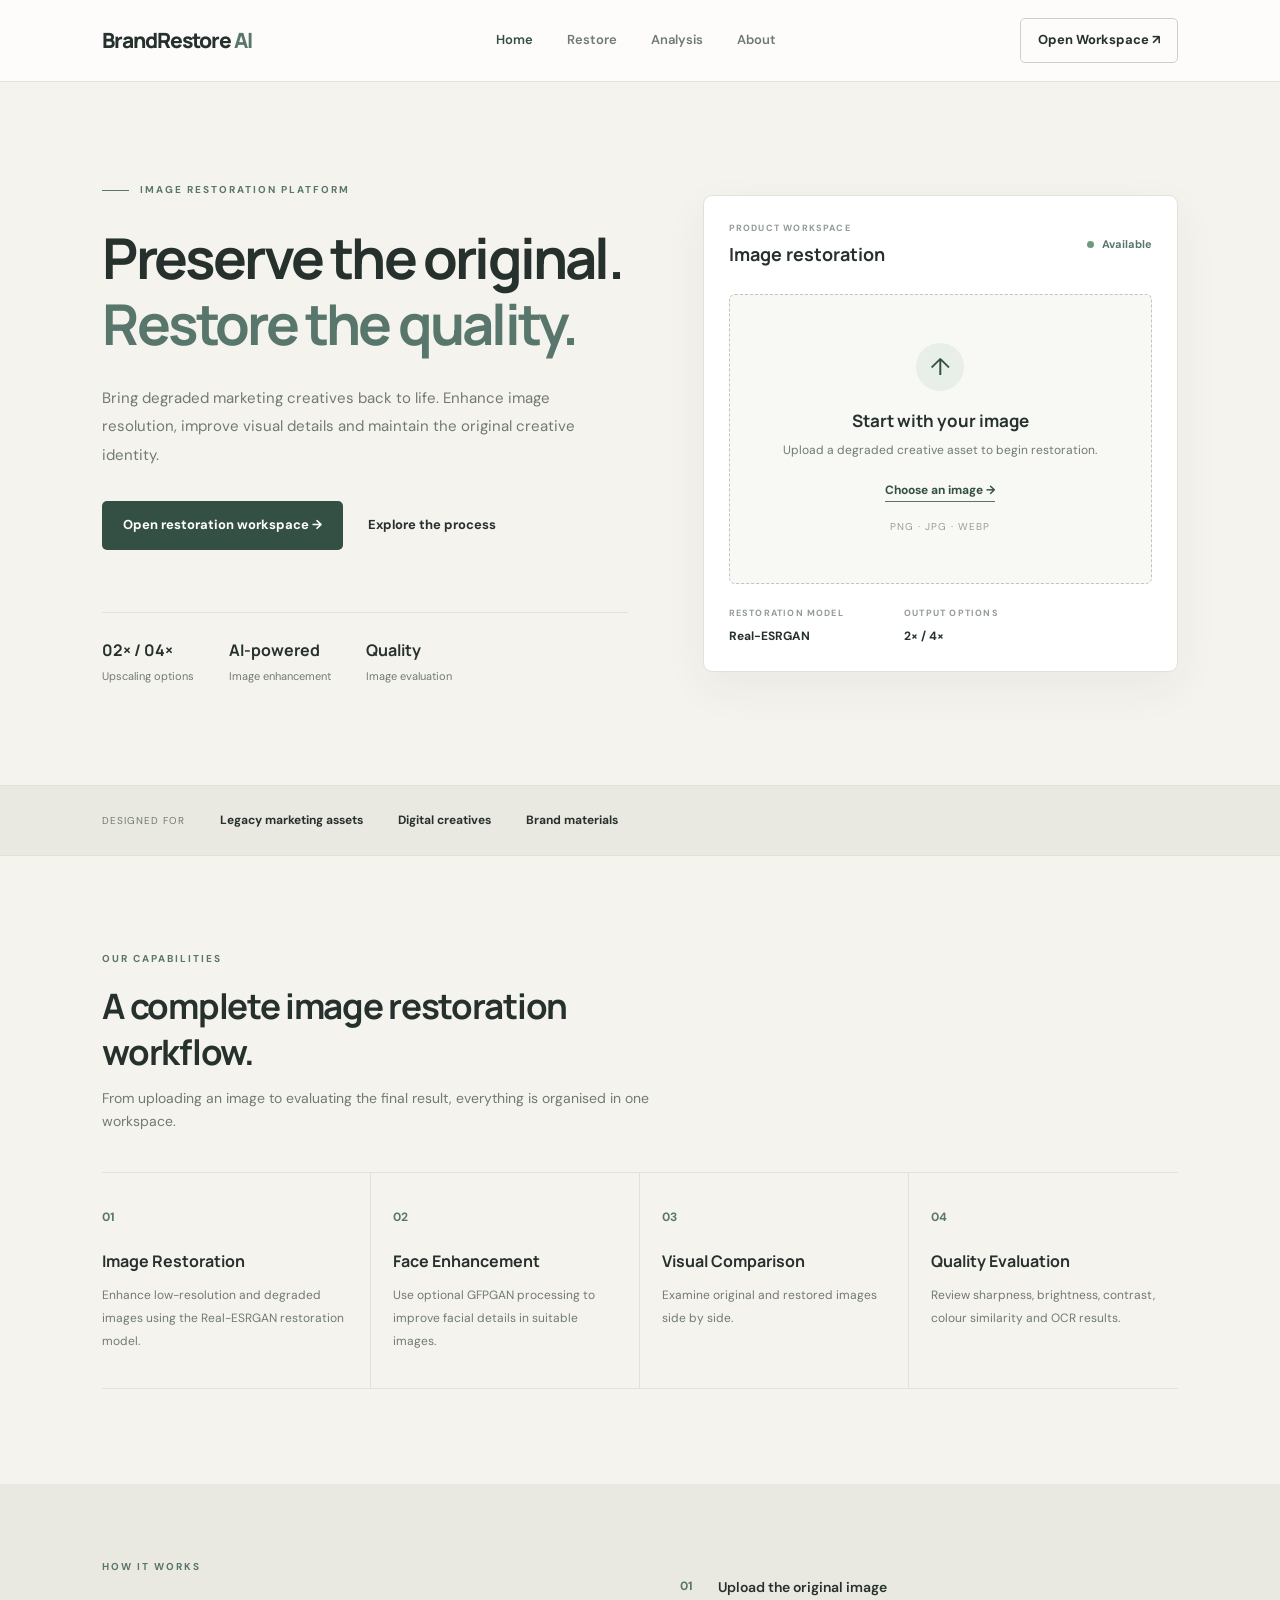
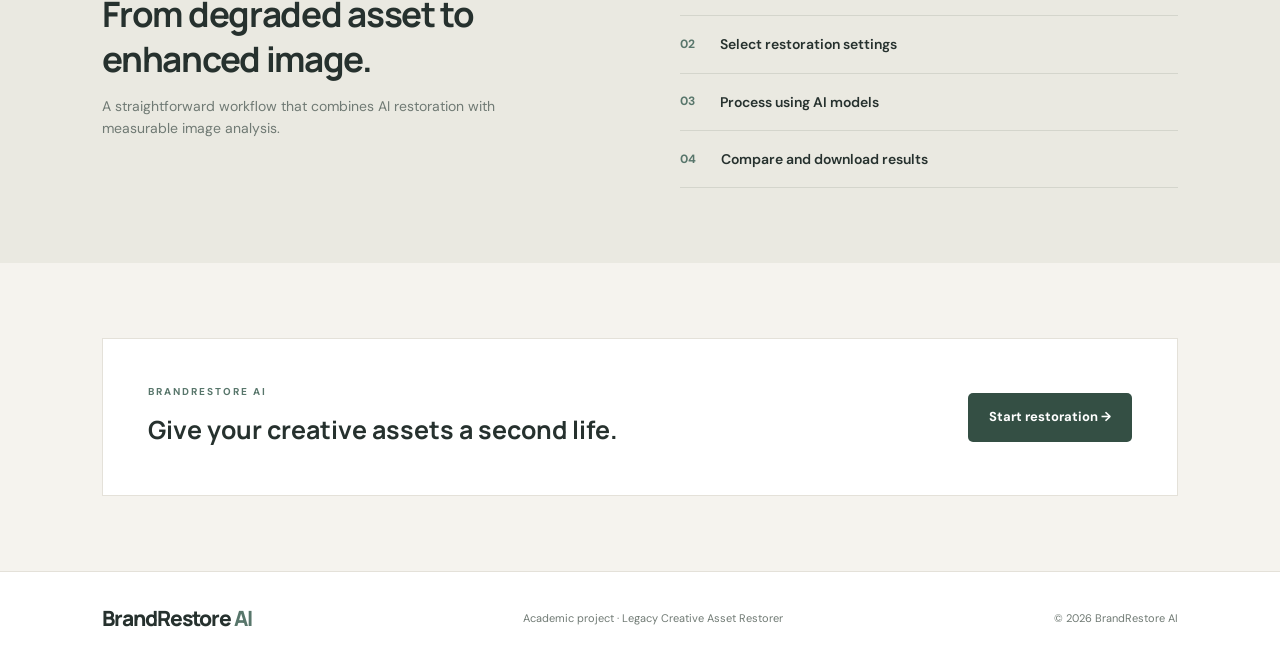
<file: frontend/index.html>
<!DOCTYPE html>
<html lang="en">
<head>
    <meta charset="UTF-8">
    <meta name="viewport" content="width=device-width, initial-scale=1.0">
    <title>BrandRestore AI | Image Restoration</title>
    <link rel="stylesheet" href="css/style.css">
</head>
<body>

<header class="navbar">
    <a href="index.html" class="logo">BrandRestore <span>AI</span></a>

    <nav>
        <a href="index.html" class="active">Home</a>
        <a href="restore.html">Restore</a>
        <a href="analysis.html">Analysis</a>
        <a href="about.html">About</a>
    </nav>

    <a href="restore.html" class="nav-cta">Open Workspace ↗</a>
</header>

<main>
    <section class="hero">
        <div class="hero-content">
            <div class="eyebrow">
                <span class="eyebrow-line"></span>
                IMAGE RESTORATION PLATFORM
            </div>

            <h1>
                Preserve the original.<br>
                <span>Restore the quality.</span>
            </h1>

            <p class="hero-description">
                Bring degraded marketing creatives back to life.
                Enhance image resolution, improve visual details
                and maintain the original creative identity.
            </p>

            <div class="hero-actions">
                <a href="restore.html" class="primary-button">
                    Open restoration workspace →
                </a>
                <a href="#process" class="text-button">
                    Explore the process
                </a>
            </div>

            <div class="hero-details">
                <div>
                    <strong>02× / 04×</strong>
                    <span>Upscaling options</span>
                </div>
                <div>
                    <strong>AI-powered</strong>
                    <span>Image enhancement</span>
                </div>
                <div>
                    <strong>Quality</strong>
                    <span>Image evaluation</span>
                </div>
            </div>
        </div>

        <div class="workspace-card">
            <div class="workspace-top">
                <div>
                    <span class="small-label">PRODUCT WORKSPACE</span>
                    <h3>Image restoration</h3>
                </div>
                <span class="status"><i></i> Available</span>
            </div>

            <div class="upload-preview">
                <div class="upload-symbol">↑</div>
                <h3>Start with your image</h3>
                <p>Upload a degraded creative asset to begin restoration.</p>
                <a href="restore.html">Choose an image →</a>
                <span class="file-types">PNG · JPG · WEBP</span>
            </div>

            <div class="workspace-bottom">
                <div>
                    <span>RESTORATION MODEL</span>
                    <strong>Real-ESRGAN</strong>
                </div>
                <div>
                    <span>OUTPUT OPTIONS</span>
                    <strong>2× / 4×</strong>
                </div>
            </div>
        </div>
    </section>

    <section class="intro-strip">
        <p>
            DESIGNED FOR
            <strong>Legacy marketing assets</strong>
            <strong>Digital creatives</strong>
            <strong>Brand materials</strong>
        </p>
    </section>

    <section class="features" id="process">
        <div class="section-heading">
            <span class="eyebrow">OUR CAPABILITIES</span>
            <h2>A complete image restoration workflow.</h2>
            <p>
                From uploading an image to evaluating the final result,
                everything is organised in one workspace.
            </p>
        </div>

        <div class="feature-grid">
            <article class="feature-card">
                <span class="feature-number">01</span>
                <h3>Image Restoration</h3>
                <p>
                    Enhance low-resolution and degraded images
                    using the Real-ESRGAN restoration model.
                </p>
            </article>

            <article class="feature-card">
                <span class="feature-number">02</span>
                <h3>Face Enhancement</h3>
                <p>
                    Use optional GFPGAN processing to improve
                    facial details in suitable images.
                </p>
            </article>

            <article class="feature-card">
                <span class="feature-number">03</span>
                <h3>Visual Comparison</h3>
                <p>
                    Examine original and restored images
                    side by side.
                </p>
            </article>

            <article class="feature-card">
                <span class="feature-number">04</span>
                <h3>Quality Evaluation</h3>
                <p>
                    Review sharpness, brightness, contrast,
                    colour similarity and OCR results.
                </p>
            </article>
        </div>
    </section>

    <section class="process-section">
        <div class="process-copy">
            <span class="eyebrow">HOW IT WORKS</span>
            <h2>From degraded asset to enhanced image.</h2>
            <p>
                A straightforward workflow that combines
                AI restoration with measurable image analysis.
            </p>
        </div>

        <div class="process-list">
            <div><span>01</span><strong>Upload the original image</strong></div>
            <div><span>02</span><strong>Select restoration settings</strong></div>
            <div><span>03</span><strong>Process using AI models</strong></div>
            <div><span>04</span><strong>Compare and download results</strong></div>
        </div>
    </section>

    <section class="closing">
        <div>
            <span class="eyebrow">BRANDRESTORE AI</span>
            <h2>Give your creative assets a second life.</h2>
        </div>
        <a href="restore.html" class="primary-button">
            Start restoration →
        </a>
    </section>
</main>

<footer>
    <a href="index.html" class="logo">BrandRestore <span>AI</span></a>
    <p>Academic project · Legacy Creative Asset Restorer</p>
    <p>© 2026 BrandRestore AI</p>
</footer>

<script src="js/script.js"></script>
</body>
</html>
</file>
<file: frontend/css/style.css>
@import url('https://fonts.googleapis.com/css2?family=DM+Sans:wght@400;500;600;700&family=Manrope:wght@400;500;600;700;800&display=swap');

:root {
    --background: #f5f3ee;
    --white: #ffffff;
    --ink: #26312e;
    --muted: #707a74;
    --green: #58766b;
    --green-dark: #344f44;
    --line: #e4e1d9;
    --soft: #eeece5;
}

* {
    margin: 0;
    padding: 0;
    box-sizing: border-box;
}

html {
    scroll-behavior: smooth;
}

body {
    background: var(--background);
    color: var(--ink);
    font-family: 'DM Sans', sans-serif;
    line-height: 1.6;
}

a {
    color: inherit;
    text-decoration: none;
}

.navbar {
    height: 82px;
    padding: 0 8%;
    background: rgba(255,255,255,.8);
    border-bottom: 1px solid var(--line);
    display: flex;
    align-items: center;
    justify-content: space-between;
}

.logo {
    font-family: 'Manrope', sans-serif;
    font-size: 21px;
    font-weight: 800;
    letter-spacing: -1px;
}

.logo span {
    color: var(--green);
}

nav {
    display: flex;
    align-items: center;
    gap: 34px;
}

nav a {
    font-size: 13px;
    color: var(--muted);
    font-weight: 600;
}

nav a:hover,
nav a.active {
    color: var(--green-dark);
}

.nav-cta {
    padding: 11px 17px;
    border: 1px solid #c8d2cb;
    border-radius: 5px;
    font-size: 13px;
    font-weight: 700;
    transition: .2s;
}

.nav-cta:hover {
    background: var(--green-dark);
    color: white;
}

.hero {
    padding: 100px 8%;
    display: grid;
    grid-template-columns: 1.05fr .95fr;
    gap: 75px;
    align-items: center;
}

.eyebrow {
    display: flex;
    align-items: center;
    gap: 11px;
    color: var(--green);
    font-size: 10px;
    letter-spacing: 2px;
    font-weight: 700;
}

.eyebrow-line {
    width: 27px;
    height: 1px;
    background: var(--green);
}

.hero h1 {
    font-family: 'Manrope', sans-serif;
    font-size: clamp(38px, 4.4vw, 61px);
    line-height: 1.17;
    letter-spacing: -2.8px;
    margin: 27px 0;
    font-weight: 700;
}

.hero h1 span {
    color: var(--green);
}

.hero-description {
    max-width: 510px;
    color: var(--muted);
    font-size: 15px;
    line-height: 1.9;
}

.hero-actions {
    display: flex;
    align-items: center;
    gap: 25px;
    margin-top: 32px;
    flex-wrap: wrap;
}

.primary-button {
    display: inline-block;
    padding: 14px 21px;
    background: var(--green-dark);
    color: white;
    border-radius: 5px;
    font-size: 13px;
    font-weight: 700;
    transition: .2s;
}

.primary-button:hover {
    background: #263e34;
}

.text-button {
    font-size: 13px;
    font-weight: 700;
    color: var(--ink);
}

.hero-details {
    display: flex;
    gap: 35px;
    margin-top: 62px;
    padding-top: 25px;
    border-top: 1px solid var(--line);
}

.hero-details div {
    display: flex;
    flex-direction: column;
    gap: 4px;
}

.hero-details strong {
    font-family: 'Manrope', sans-serif;
    font-size: 16px;
}

.hero-details span {
    font-size: 11px;
    color: var(--muted);
}

.workspace-card {
    padding: 25px;
    background: var(--white);
    border: 1px solid var(--line);
    border-radius: 9px;
    box-shadow: 0 15px 45px rgba(35,48,40,.055);
}

.workspace-top {
    display: flex;
    align-items: center;
    justify-content: space-between;
    gap: 10px;
    margin-bottom: 25px;
}

.small-label,
.workspace-bottom span {
    display: block;
    color: #929b94;
    font-size: 9px;
    font-weight: 700;
    letter-spacing: 1.2px;
}

.workspace-top h3 {
    font-family: 'Manrope', sans-serif;
    font-size: 18px;
    margin-top: 5px;
}

.status {
    color: var(--green);
    font-size: 11px;
    font-weight: 700;
}

.status i {
    display: inline-block;
    width: 7px;
    height: 7px;
    background: #6c9b79;
    border-radius: 50%;
    margin-right: 5px;
}

.upload-preview {
    background: #f8f8f5;
    border: 1px dashed #bdc8bd;
    border-radius: 6px;
    padding: 48px 20px;
    text-align: center;
}

.upload-symbol {
    width: 48px;
    height: 48px;
    display: grid;
    place-items: center;
    margin: 0 auto 16px;
    background: #e8eee8;
    color: var(--green-dark);
    border-radius: 50%;
    font-size: 24px;
}

.upload-preview h3 {
    font-family: 'Manrope', sans-serif;
    font-size: 17px;
}

.upload-preview p {
    color: var(--muted);
    font-size: 12px;
    margin: 7px 0 16px;
}

.upload-preview a {
    display: inline-block;
    color: var(--green-dark);
    border-bottom: 1px solid var(--green);
    font-size: 12px;
    font-weight: 700;
}

.file-types {
    display: block;
    margin-top: 17px;
    color: #9a9e97;
    font-size: 10px;
    letter-spacing: 1px;
}

.workspace-bottom {
    display: flex;
    gap: 60px;
    padding-top: 22px;
}

.workspace-bottom strong {
    display: block;
    font-size: 12px;
    margin-top: 7px;
}

.intro-strip {
    padding: 25px 8%;
    background: #eae9e1;
    border-top: 1px solid var(--line);
    border-bottom: 1px solid var(--line);
}

.intro-strip p {
    display: flex;
    align-items: center;
    gap: 35px;
    flex-wrap: wrap;
    color: var(--muted);
    font-size: 10px;
    letter-spacing: 1px;
}

.intro-strip strong {
    color: var(--ink);
    font-size: 12px;
    letter-spacing: 0;
}

.features {
    padding: 95px 8%;
}

.section-heading {
    max-width: 610px;
    margin-bottom: 40px;
}

.section-heading h2,
.process-copy h2 {
    font-family: 'Manrope', sans-serif;
    font-size: 35px;
    letter-spacing: -1.3px;
    line-height: 1.3;
    margin: 17px 0 12px;
}

.section-heading p,
.process-copy p {
    color: var(--muted);
    font-size: 14px;
}

.feature-grid {
    display: grid;
    grid-template-columns: repeat(4, 1fr);
    border-top: 1px solid var(--line);
    border-bottom: 1px solid var(--line);
}

.feature-card {
    padding: 30px 22px 35px;
    border-right: 1px solid var(--line);
}

.feature-card:first-child {
    padding-left: 0;
}

.feature-card:last-child {
    border-right: none;
}

.feature-number {
    color: var(--green);
    font-size: 12px;
    font-weight: 700;
}

.feature-card h3 {
    font-family: 'Manrope', sans-serif;
    font-size: 16px;
    margin: 20px 0 10px;
}

.feature-card p {
    color: var(--muted);
    font-size: 12px;
    line-height: 1.9;
}

.process-section {
    padding: 75px 8%;
    background: #eae9e1;
    display: grid;
    grid-template-columns: 1fr 1fr;
    gap: 80px;
}

.process-copy {
    max-width: 460px;
}

.process-list div {
    padding: 17px 0;
    border-bottom: 1px solid #d4d5cc;
    display: flex;
    gap: 25px;
    align-items: center;
}

.process-list span {
    color: var(--green);
    font-size: 12px;
    font-weight: 700;
}

.process-list strong {
    font-size: 14px;
    font-weight: 600;
}

.closing {
    margin: 75px 8%;
    padding: 45px;
    background: #fff;
    border: 1px solid var(--line);
    display: flex;
    justify-content: space-between;
    align-items: center;
    gap: 30px;
}

.closing h2 {
    font-family: 'Manrope', sans-serif;
    font-size: 25px;
    margin-top: 10px;
}

footer {
    padding: 30px 8%;
    border-top: 1px solid var(--line);
    display: flex;
    align-items: center;
    justify-content: space-between;
    gap: 20px;
    background: #fff;
}

footer p {
    color: var(--muted);
    font-size: 11px;
}

@media(max-width: 1000px) {
    .hero {
        grid-template-columns: 1fr;
        gap: 45px;
    }

    .feature-grid {
        grid-template-columns: repeat(2, 1fr);
    }

    .feature-card:nth-child(2) {
        border-right: none;
    }

    .feature-card:nth-child(3) {
        padding-left: 0;
    }
}

@media(max-width: 650px) {
    .navbar {
        height: auto;
        padding: 20px 6%;
        flex-wrap: wrap;
        gap: 20px;
    }

    nav {
        width: 100%;
        justify-content: space-between;
        gap: 8px;
    }

    nav a {
        font-size: 11px;
    }

    .nav-cta {
        display: none;
    }

    .hero {
        padding: 65px 6%;
    }

    .hero h1 {
        letter-spacing: -1.7px;
    }

    .hero-details {
        gap: 18px;
    }

    .hero-details strong {
        font-size: 13px;
    }

    .workspace-bottom {
        gap: 30px;
    }

    .feature-grid {
        grid-template-columns: 1fr;
    }

    .feature-card {
        border-right: none;
        border-bottom: 1px solid var(--line);
        padding: 25px 0;
    }

    .feature-card:nth-child(3) {
        padding-left: 0;
    }

    .process-section {
        grid-template-columns: 1fr;
        gap: 35px;
    }

    .closing {
        margin: 45px 6%;
        padding: 30px 22px;
        align-items: flex-start;
        flex-direction: column;
    }

    footer {
        flex-direction: column;
        text-align: center;
    }
}

/* RESTORATION WORKSPACE */

.restore-page {
    padding: 65px 8% 90px;
}

.restore-heading {
    margin-bottom: 35px;
}

.restore-heading h1 {
    font-family: 'Manrope', sans-serif;
    font-size: 38px;
    letter-spacing: -1.5px;
    margin: 12px 0 5px;
}

.restore-heading p {
    color: var(--muted);
    font-size: 14px;
}

.restore-layout {
    display: grid;
    grid-template-columns: 1.7fr 0.85fr;
    gap: 25px;
    align-items: start;
}

.restore-main,
.restore-sidebar {
    display: flex;
    flex-direction: column;
    gap: 22px;
}

.panel {
    background: white;
    border: 1px solid var(--line);
    border-radius: 8px;
    padding: 26px;
}

.panel-heading {
    display: flex;
    justify-content: space-between;
    align-items: center;
    margin-bottom: 23px;
    gap: 15px;
}

.panel-heading h2,
.results-panel h2 {
    font-family: 'Manrope', sans-serif;
    font-size: 20px;
    margin-top: 5px;
}

.file-types-label {
    color: var(--muted);
    font-size: 10px;
    letter-spacing: 1px;
}

.drop-zone {
    display: flex;
    min-height: 230px;
    flex-direction: column;
    justify-content: center;
    align-items: center;
    text-align: center;
    background: #f8f8f5;
    border: 1px dashed #b9c7bc;
    border-radius: 6px;
    cursor: pointer;
    transition: .2s;
}

.drop-zone:hover,
.drop-zone.drag-over {
    background: #eff3ee;
    border-color: var(--green);
}

.drop-zone h3 {
    font-size: 16px;
    margin-bottom: 5px;
}

.drop-zone p {
    color: var(--muted);
    font-size: 12px;
}

.drop-zone p span {
    color: var(--green-dark);
    font-weight: 700;
    text-decoration: underline;
}

.drop-zone small {
    margin-top: 17px;
    color: #999;
    font-size: 10px;
}

.image-preview {
    display: none;
    margin-top: 20px;
    padding: 15px;
    background: #f8f8f5;
    border: 1px solid var(--line);
    border-radius: 6px;
}

.image-preview.visible {
    display: block;
}

.preview-image-box {
    max-height: 300px;
    display: flex;
    justify-content: center;
    background: #eae9e1;
    padding: 10px;
}

.preview-image-box img {
    max-width: 100%;
    max-height: 280px;
    object-fit: contain;
}

.preview-info {
    display: flex;
    align-items: center;
    justify-content: space-between;
    gap: 15px;
    margin-top: 15px;
}

.preview-info div {
    display: flex;
    flex-direction: column;
    gap: 4px;
    min-width: 0;
}

.preview-info strong {
    font-size: 12px;
    overflow-wrap: anywhere;
}

.preview-info span {
    color: var(--muted);
    font-size: 11px;
}

.remove-button {
    background: white;
    border: 1px solid var(--line);
    padding: 8px 12px;
    border-radius: 4px;
    cursor: pointer;
    font-size: 11px;
}

.setting-label {
    display: block;
    font-size: 12px;
    font-weight: 700;
    margin-bottom: 12px;
}

.scale-options {
    display: grid;
    grid-template-columns: 1fr 1fr;
    gap: 12px;
}

.scale-option {
    display: flex;
    align-items: flex-start;
    gap: 10px;
    padding: 17px;
    border: 1px solid var(--line);
    border-radius: 5px;
    cursor: pointer;
}

.scale-option.selected {
    border-color: var(--green);
    background: #f5f8f4;
}

.scale-option input {
    accent-color: var(--green-dark);
    margin-top: 4px;
}

.scale-option span {
    display: flex;
    flex-direction: column;
    gap: 4px;
}

.scale-option strong {
    font-size: 12px;
}

.scale-option small {
    font-size: 10px;
    color: var(--muted);
}

.face-option {
    display: flex;
    justify-content: space-between;
    align-items: center;
    gap: 15px;
    margin-top: 25px;
    padding: 20px 0;
    border-top: 1px solid var(--line);
    border-bottom: 1px solid var(--line);
}

.face-option strong {
    font-size: 13px;
}

.face-option p {
    color: var(--muted);
    font-size: 11px;
    margin-top: 4px;
}

.switch {
    position: relative;
    display: inline-block;
    width: 42px;
    height: 23px;
    flex-shrink: 0;
}

.switch input {
    opacity: 0;
    width: 0;
    height: 0;
}

.switch-slider {
    position: absolute;
    inset: 0;
    background: #c9cec9;
    border-radius: 30px;
    cursor: pointer;
    transition: .2s;
}

.switch-slider:before {
    content: "";
    position: absolute;
    width: 17px;
    height: 17px;
    left: 3px;
    top: 3px;
    background: white;
    border-radius: 50%;
    transition: .2s;
}

.switch input:checked + .switch-slider {
    background: var(--green);
}

.switch input:checked + .switch-slider:before {
    transform: translateX(19px);
}

.settings-note {
    padding: 16px;
    margin: 20px 0;
    background: #f7f7f3;
    border-radius: 5px;
}

.settings-note strong {
    font-size: 12px;
}

.settings-note p {
    color: var(--muted);
    font-size: 11px;
    margin-top: 5px;
}

.restore-button {
    width: 100%;
    padding: 15px;
    border: none;
    border-radius: 5px;
    background: var(--green-dark);
    color: white;
    font-family: inherit;
    font-size: 13px;
    font-weight: 700;
    cursor: pointer;
}

.restore-button:disabled {
    background: #a9b3aa;
    cursor: not-allowed;
}

.status-message {
    margin-top: 12px;
    text-align: center;
    font-size: 11px;
    color: var(--muted);
}

.step-item {
    display: flex;
    gap: 15px;
    padding: 20px 0;
    border-bottom: 1px solid var(--line);
}

.step-item:last-child {
    border-bottom: none;
    padding-bottom: 0;
}

.step-item > span {
    color: var(--green);
    font-weight: 700;
    font-size: 12px;
}

.step-item strong {
    font-size: 12px;
}

.step-item p,
.information-panel p {
    color: var(--muted);
    font-size: 11px;
    margin-top: 4px;
}

.information-panel {
    background: #f0f1e9;
}

.information-panel h3,
.restore-sidebar h3 {
    font-family: 'Manrope', sans-serif;
    font-size: 16px;
    margin: 10px 0;
}

.results-panel {
    margin-top: 25px;
}

.results-placeholder {
    color: var(--muted);
    font-size: 12px;
    margin: 10px 0 20px;
}

.result-images {
    display: none;
    grid-template-columns: 1fr 1fr;
    gap: 20px;
}

.result-images img {
    display: block;
    width: 100%;
    max-height: 400px;
    object-fit: contain;
    background: #f0f0eb;
    margin-top: 10px;
}

.result-images h3 {
    font-size: 13px;
}

@media(max-width: 850px) {
    .restore-layout {
        grid-template-columns: 1fr;
    }
}

@media(max-width: 600px) {
    .restore-page {
        padding: 45px 5%;
    }

    .restore-heading h1 {
        font-size: 30px;
    }

    .panel {
        padding: 19px;
    }

    .scale-options,
    .result-images {
        grid-template-columns: 1fr;
    }
}

/* ==========================================
   BRANDRESTORE AI - GEMINI ANALYSIS
========================================== */

.analyze-button {
    width: 100%;
    padding: 16px;
    margin-top: 20px;
    border: 1px solid #526e5d;
    border-radius: 6px;
    background: #e9f0e9;
    color: #263b30;
    font-size: 15px;
    font-weight: 600;
    cursor: pointer;
    transition: 0.2s ease;
}

.analyze-button:hover:not(:disabled) {
    background: #dce8dc;
}

.analyze-button:disabled {
    opacity: 0.5;
    cursor: not-allowed;
}

.analysis-results {
    margin-top: 28px;
}

.analysis-results[hidden] {
    display: none;
}

.analysis-filename,
.analysis-model {
    color: #718078;
    font-size: 13px;
    margin-top: 10px;
}

.analysis-grid {
    display: grid;
    grid-template-columns: repeat(2, minmax(0, 1fr));
    gap: 15px;
    margin-top: 22px;
}

.analysis-card {
    padding: 18px;
    border: 1px solid #e5e4dc;
    border-radius: 7px;
    background: #fafaf7;
}

.analysis-card h3 {
    font-size: 15px;
    margin: 0 0 9px;
    color: #263b30;
}

.analysis-card p {
    font-size: 14px;
    line-height: 1.6;
    color: #65736b;
    margin: 0;
}

.analysis-recommendation {
    margin-top: 20px;
    padding: 20px;
    background: #edf1e9;
    border-radius: 7px;
}

.analysis-recommendation h3 {
    margin-top: 0;
    color: #263b30;
}

.analysis-recommendation p {
    color: #53635a;
    line-height: 1.7;
}

@media (max-width: 650px) {
    .analysis-grid {
        grid-template-columns: 1fr;
    }
}

/* ==========================================
   BEFORE AND AFTER COMPARISON SLIDER
========================================== */

.comparison-container {
    position: relative;
    width: 100%;
    max-width: 900px;
    aspect-ratio: 4 / 3;
    margin: 25px auto 0;
    overflow: hidden;
    border-radius: 10px;
    background: #e8e8e3;
    user-select: none;
}

.comparison-image {
    position: absolute;
    inset: 0;
    width: 100%;
    height: 100%;
    object-fit: contain;
    display: block;
}

.original-comparison {
    clip-path: inset(0 50% 0 0);
    z-index: 2;
}

.comparison-divider {
    position: absolute;
    top: 0;
    bottom: 0;
    left: 50%;
    width: 3px;
    background: white;
    transform: translateX(-50%);
    z-index: 4;
    pointer-events: none;
}

.comparison-divider span {
    position: absolute;
    top: 50%;
    left: 50%;
    transform: translate(-50%, -50%);
    width: 42px;
    height: 42px;
    display: flex;
    justify-content: center;
    align-items: center;
    border-radius: 50%;
    background: white;
    color: #263b30;
    font-size: 22px;
    box-shadow: 0 2px 8px rgba(0, 0, 0, 0.2);
}

.comparison-slider {
    position: absolute;
    inset: 0;
    width: 100%;
    height: 100%;
    margin: 0;
    opacity: 0;
    cursor: ew-resize;
    z-index: 5;
}

.comparison-label {
    position: absolute;
    top: 15px;
    z-index: 3;
    padding: 8px 12px;
    border-radius: 4px;
    background: rgba(38, 59, 48, 0.85);
    color: white;
    font-size: 11px;
    font-weight: 700;
    letter-spacing: 1px;
    pointer-events: none;
}

.original-label {
    left: 15px;
}

.restored-label {
    right: 15px;
}

.comparison-hint {
    text-align: center;
    color: #718078;
    font-size: 13px;
    margin-top: 14px;
}

@media (max-width: 600px) {
    .comparison-container {
        aspect-ratio: 3 / 4;
    }
}

/* FIX: FULL-AREA BEFORE AND AFTER SLIDER */

.comparison-container {
    position: relative;
    overflow: hidden;
    cursor: ew-resize;
}

/* Make the invisible slider cover the complete comparison area */
.comparison-slider {
    appearance: none;
    -webkit-appearance: none;
    position: absolute;
    inset: 0;
    width: 100%;
    height: 100%;
    margin: 0;
    padding: 0;
    opacity: 0;
    cursor: ew-resize;
    z-index: 10;
}

/* Chrome, Edge and Safari */
.comparison-slider::-webkit-slider-runnable-track {
    width: 100%;
    height: 100%;
    background: transparent;
    cursor: ew-resize;
}

.comparison-slider::-webkit-slider-thumb {
    appearance: none;
    -webkit-appearance: none;
    width: 32px;
    height: 100%;
    background: transparent;
    border: none;
    cursor: ew-resize;
}

/* Firefox */
.comparison-slider::-moz-range-track {
    width: 100%;
    height: 100%;
    background: transparent;
    cursor: ew-resize;
}

.comparison-slider::-moz-range-thumb {
    width: 32px;
    height: 100%;
    background: transparent;
    border: none;
    cursor: ew-resize;
}

/* Hide comparison until restoration is complete */
.comparison-container {
    display: none;
}

.comparison-container.ready {
    display: block;
}
</file>
